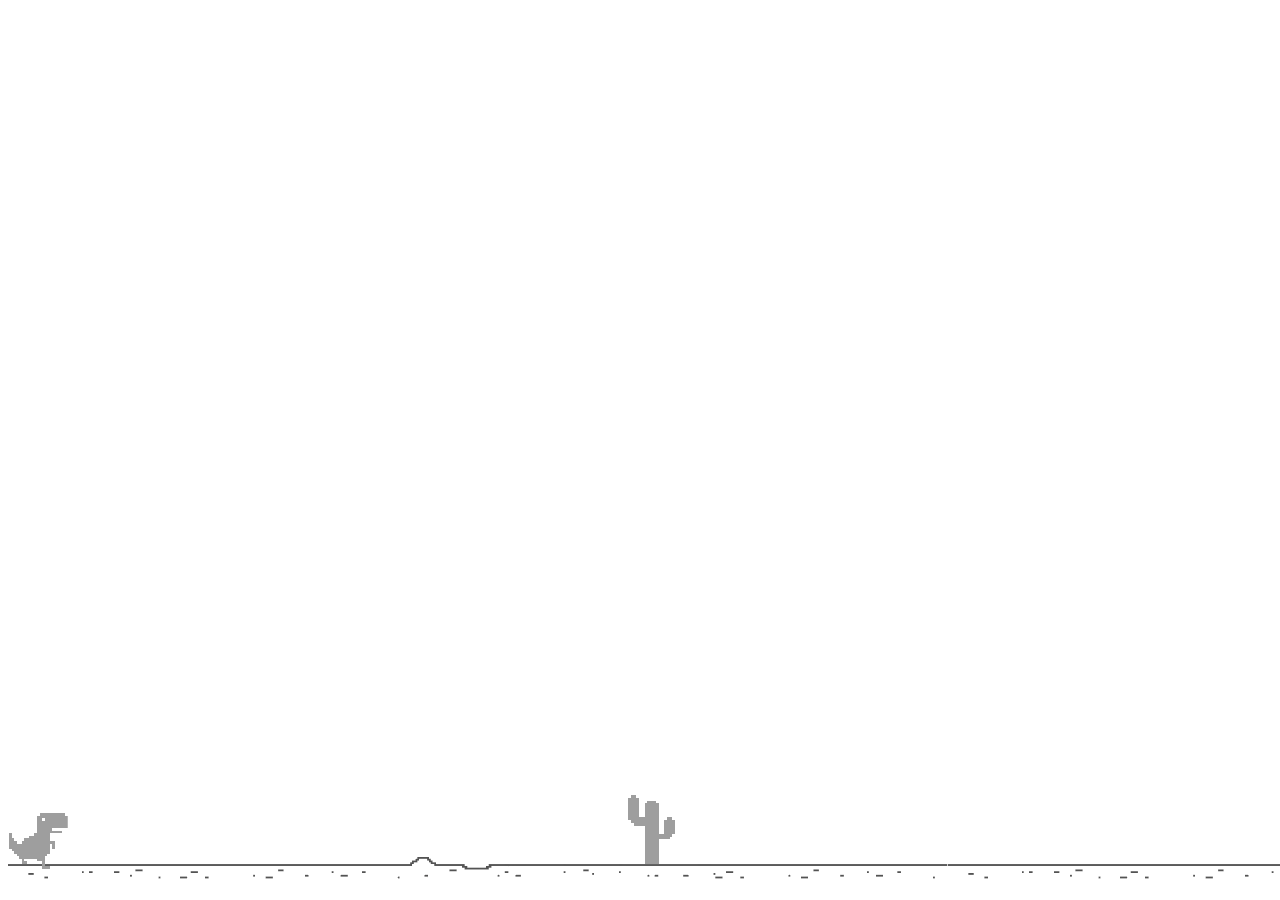
<file: JavaS/Rexo/index.html>
<!DOCTYPE html>
<html lang="en">
<head>
    <meta charset="UTF-8">
    <meta name="viewport" content="width=device-width, initial-scale=1.0">
    <link rel="stylesheet" href="style_rex.css">
    <title>Rexík</title>
</head>
<body>
    <div id="sahara">
        <h2 id="alert"></h2>
        <div class="grid">
            <div class="dino"></div>
        </div>
    </div>

    <script src="script.js"></script>
</body>
</html>
</file>
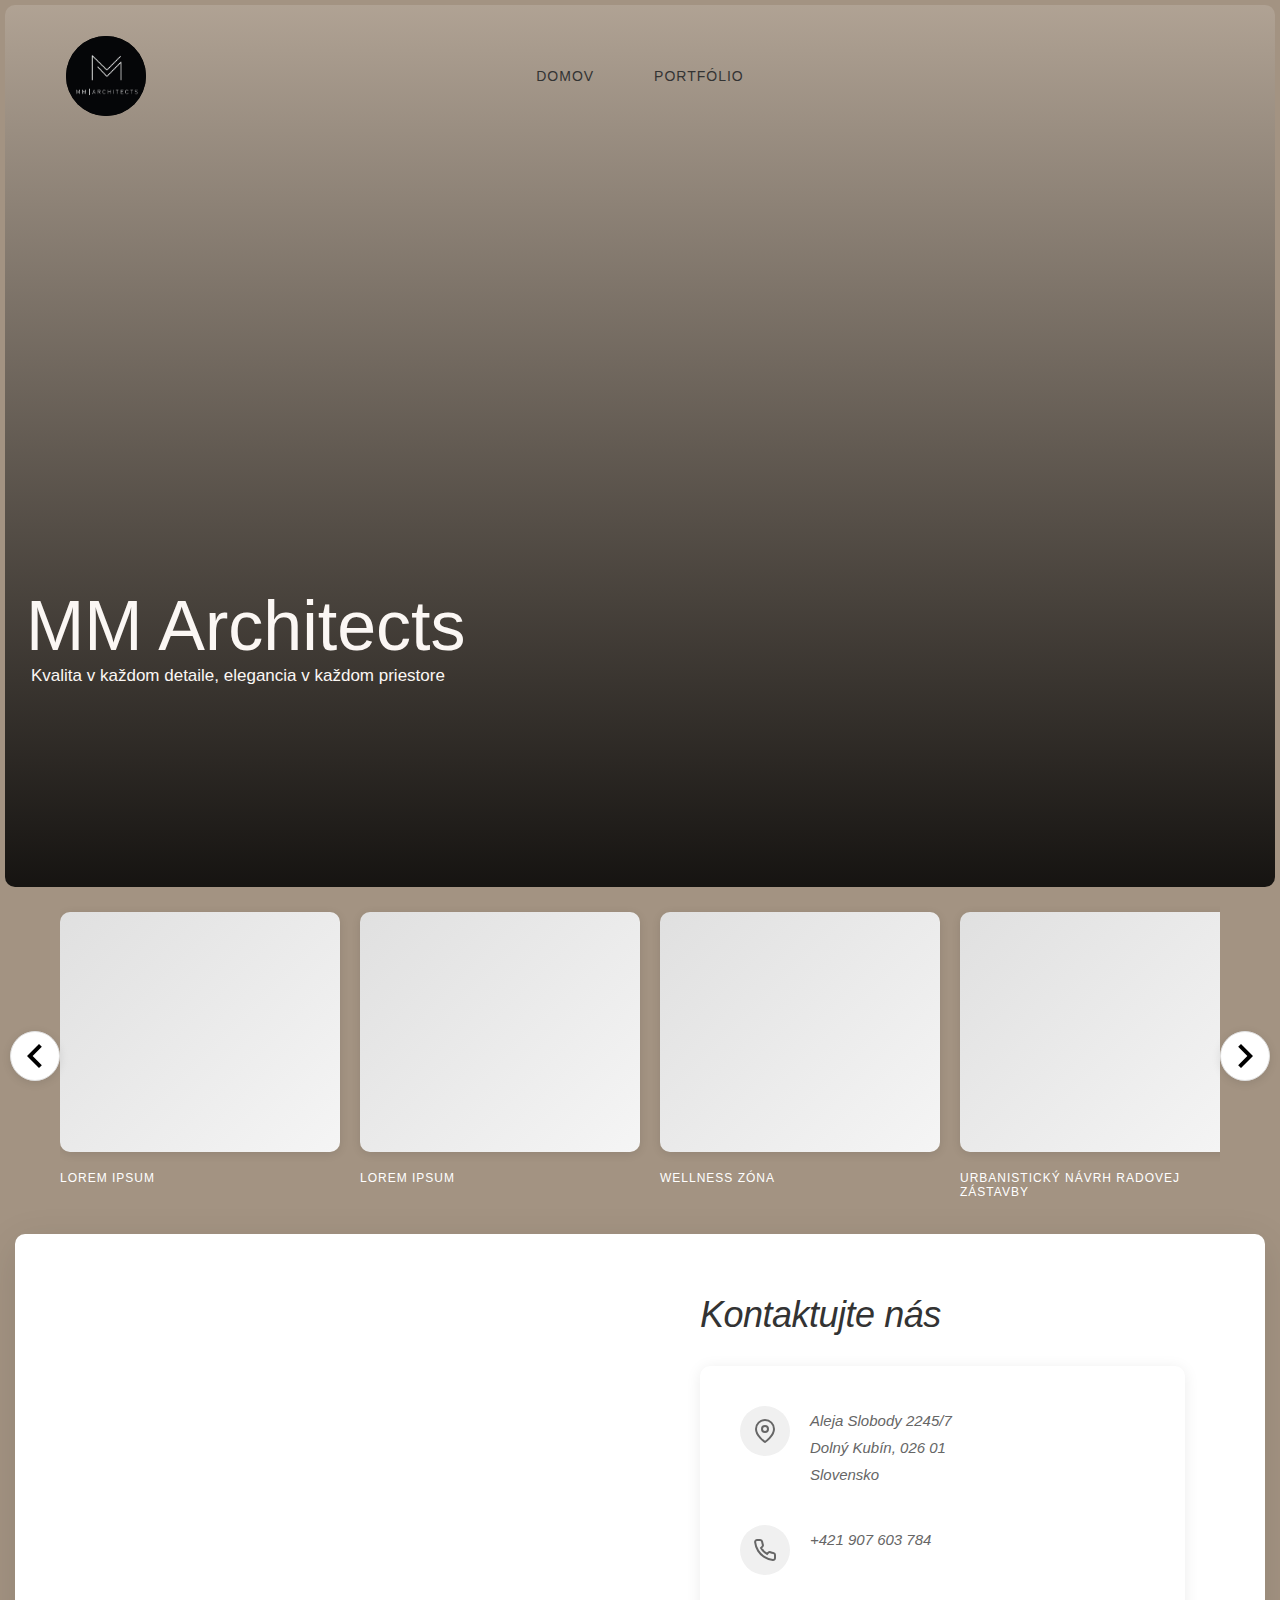
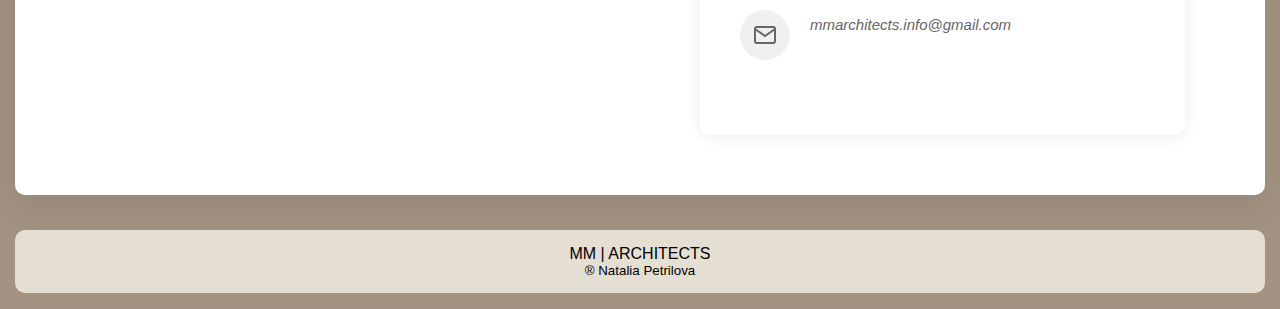
<file: Web/MM_layout/index.html>
<!DOCTYPE html>
<html lang="en">
<head>
    <meta charset="UTF-8">
    <meta name="viewport" content="width=device-width, initial-scale=1.0">
    <title>MM Architects</title>
    <link rel="stylesheet" href="style.css">

    <link rel="preconnect" href="https://fonts.googleapis.com">
    <link rel="preconnect" href="https://fonts.gstatic.com" crossorigin>
    <link href="https://fonts.googleapis.com/css2?family=Montserrat:ital,wght@0,100..900;1,100..900&display=swap" rel="stylesheet">

    <link rel="preconnect" href="https://fonts.googleapis.com">
    <link rel="preconnect" href="https://fonts.gstatic.com" crossorigin>
    <link href="https://fonts.googleapis.com/css2?family=Cormorant+Garamond:ital,wght@0,300..700;1,300..700&display=swap" rel="stylesheet">
</head>

<body>
    <header class="headerbck">
        <nav>
            <div class="logoBoxik">
                <img src="./assets/logoincircle.jpg" alt="Logo" id="logoImg">
            </div>

            <div class="hamburger" onclick="toggleMenu()">
                <span></span>
                <span></span>
                <span></span>
            </div>

            <ul class="NavMenu" id="navMenu">
                <li><a href="#domov">Domov</a></li>
                <li><a href="./portfolio.html">Portfólio</a></li>
                <!-- <li><a href="#kontakt">Kontakt</a></li> -->
            </ul>

            <div class="socialIcons">
                <a href="https://facebook.com" target="_blank" aria-label="Facebook">
                    <img src="./assets/fb.png" alt="" width="28px" height="28px">
                </a>
                <a href="https://instagram.com" target="_blank" aria-label="Instagram">
                    <img src="./assets/insta.png" alt="" width="28px" height="28px">
                </a>
            </div>
        </nav>


        <h1 id="h1header">MM Architects</h1>
        <p class="slogan">Kvalita v každom detaile, elegancia v každom priestore</p>
    </header>

    <main>
        <section class="galleryProjekty">

            <button class="navButton prev" id="prevBtn">
                <svg viewBox="0 0 24 24">
                    <path d="M15.41 7.41L14 6l-6 6 6 6 1.41-1.41L10.83 12z"/>
                </svg>
            </button>

            <div class="galleryProjects" id="Gprojects">
                <div class="galleryList" id="Glist">
                    <div class="galleryItem">
                        <a href="./portfolio.html">
                            <img src="./assets/gallery/makov1.jpg" alt="" class="galleryImg">
                        </a>
                        <div class="galleryCaption">Lorem Ipsum</div>
                    </div>
                    <div class="galleryItem">
                        <a href="./portfolio.html">
                            <img src="./assets/gallery/bungalov.jpg" alt="" class="galleryImg">
                        </a>
                        
                        <div class="galleryCaption">Lorem Ipsum</div>
                    </div>
                    <div class="galleryItem">
                        <a href="./portfolio.html">
                            <img src="./assets/gallery/pool3.jpg" alt="" class="galleryImg">
                        </a>
                        
                        <div class="galleryCaption">Wellness zóna</div>
                    </div>
                    <div class="galleryItem">
                        <a href="./portfolio.html">
                            <img src="./assets/gallery/radovka4.jpg" alt="" class="galleryImg">
                        </a>
                        
                        <div class="galleryCaption">Urbanistický návrh radovej zástavby</div>
                    </div>
                    <div class="galleryItem">
                        <a href="./portfolio.html">
                            <img src="./assets/gallery/interier5.jpg" alt="" class="galleryImg">
                        </a>
                        <div class="galleryCaption">Apartmány vo Vysokých Tatrách</div>
                    </div>
                    <div class="galleryItem">
                        <a href="./portfolio.html">
                            <img src="./assets/gallery/hillside6.jpg" alt="" class="galleryImg">
                        </a>
                        <div class="galleryCaption">Interiérový návrh v apartmánovom dome Hillside </div>
                    </div>
                    <div class="galleryItem">
                        <a href="./portfolio.html">
                            <img src="./assets/gallery/ordinacia7.jpg" alt="" class="galleryImg">
                        </a>
                        <div class="galleryCaption">Interiérový návrh ambulancie</div>
                    </div>
                    <div class="galleryItem">
                        <a href="./portfolio.html">
                            <img src="./assets/div.jpg" alt="" class="galleryImg">
                        </a>
                        <div class="galleryCaption">Zasadacia miestnosť nemocnice v Dolnom Kubíne</div>
                    </div>
                </div>
            </div>

            <button class="navButton next" id="nextBtn">
                <svg viewBox="0 0 24 24">
                    <path d="M10 6L8.59 7.41 13.17 12l-4.58 4.59L10 18l6-6z"/>
                </svg>
            </button>

        </section>

        <section class="mapkaGrid" id="kontakt">
            <div class="mapka">
                <iframe src="https://www.google.com/maps/embed?pb=!1m18!1m12!1m3!1d2606.131737012362!2d19.294775676022034!3d49.21702867540175!2m3!1f0!2f0!3f0!3m2!1i1024!2i768!4f13.1!3m3!1m2!1s0x4715b1d784b560fb%3A0xe50c82410fec0b57!2s7%2C%20Aleja%20Slobody%202245%2F7B%2C%20026%2001%20Doln%C3%BD%20Kub%C3%ADn!5e0!3m2!1ssk!2ssk!4v1763407810366!5m2!1ssk!2ssk" 
                width="600" height="450" style="border-radius: 15px; border: none; width: 100%;" allowfullscreen="" loading="lazy" referrerpolicy="no-referrer-when-downgrade"></iframe>
            </div>
          
            <address class="addressDiv">
                <h1 class="addH1">Kontaktujte nás</h1>
                
                <div class="contactInfo">
                    <div class="contactItem">
                        <div class="icon">
                            <svg viewBox="0 0 24 24">
                                <path d="M21 10c0 7-9 13-9 13s-9-6-9-13a9 9 0 0 1 18 0z"></path>
                                <circle cx="12" cy="10" r="3"></circle>
                            </svg>
                        </div>
                        <div class="contactDetails">
                            <p>Aleja Slobody 2245/7</p>
                            <p>Dolný Kubín, 026 01</p>
                            <p>Slovensko</p>
                        </div>
                    </div>

                    <div class="contactItem">
                        <div class="icon">
                            <svg viewBox="0 0 24 24">
                                <path d="M22 16.92v3a2 2 0 0 1-2.18 2 19.79 19.79 0 0 1-8.63-3.07 19.5 19.5 0 0 1-6-6 19.79 19.79 0 0 1-3.07-8.67A2 2 0 0 1 4.11 2h3a2 2 0 0 1 2 1.72 12.84 12.84 0 0 0 .7 2.81 2 2 0 0 1-.45 2.11L8.09 9.91a16 16 0 0 0 6 6l1.27-1.27a2 2 0 0 1 2.11-.45 12.84 12.84 0 0 0 2.81.7A2 2 0 0 1 22 16.92z"></path>
                            </svg>
                        </div>
                        <div class="contactDetails">
                            <p>+421 907 603 784</p>
                        </div>
                    </div>

                    <div class="contactItem">
                        <div class="icon">
                            <svg viewBox="0 0 24 24">
                                <path d="M4 4h16c1.1 0 2 .9 2 2v12c0 1.1-.9 2-2 2H4c-1.1 0-2-.9-2-2V6c0-1.1.9-2 2-2z"></path>
                                <polyline points="22,6 12,13 2,6"></polyline>
                            </svg>
                        </div>
                        <div class="contactDetails">
                            <p>mmarchitects.info@gmail.com</p>
                        </div>
                    </div>
                </div>
            </address>
        </section>
    </main>

    <footer class="pata">
        <p>MM | ARCHITECTS </p>
        <p style="font-size: smaller;">&#174; Natalia Petrilova</p>
    </footer>

    <script src="script.js"></script>
</body>
</html>
</file>
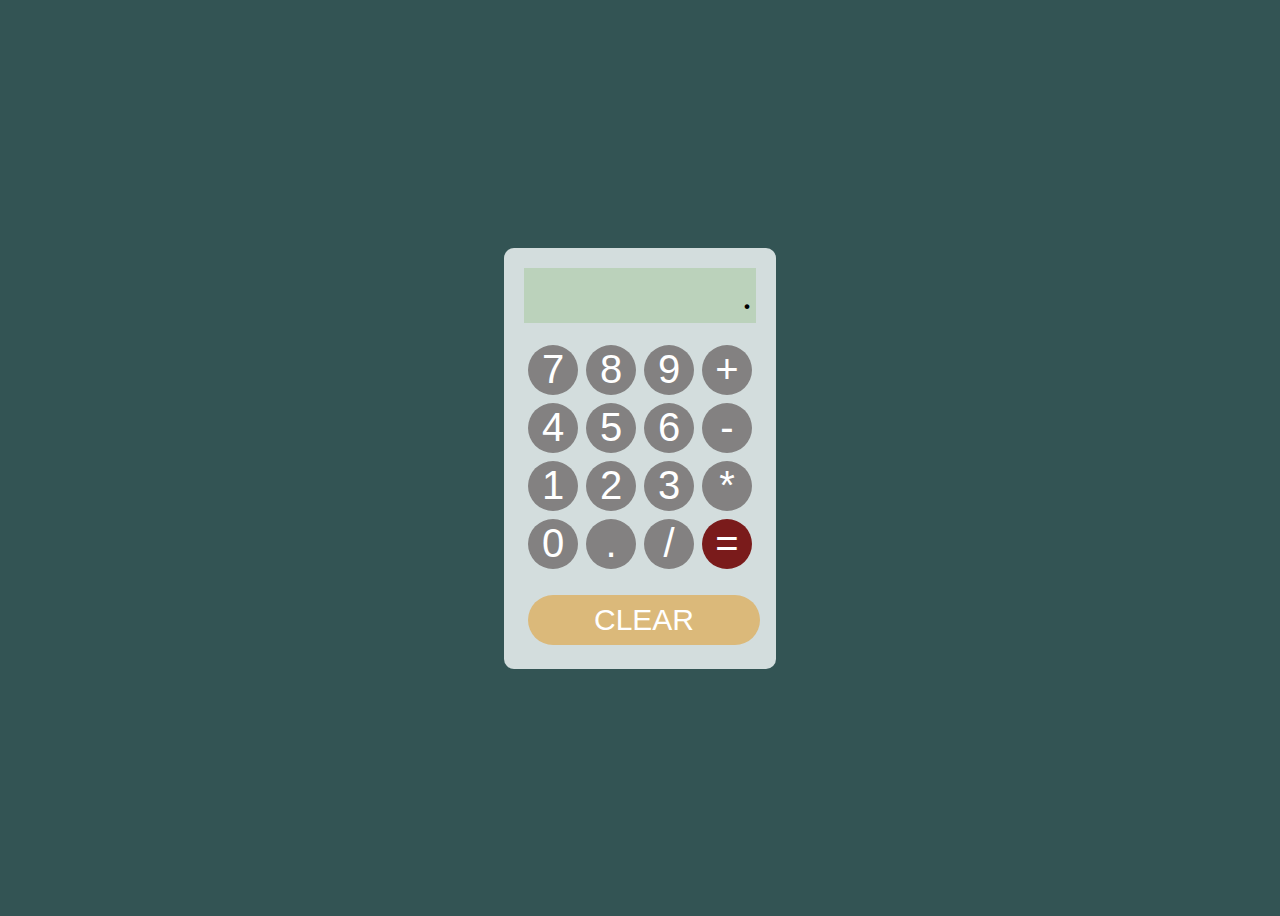
<file: JavaS/MatematikaMojaMilovana/calc.html>
<!DOCTYPE html>
<html lang="en">
<head>
    <meta charset="UTF-8">
    <meta name="viewport" content="width=device-width, initial-scale=1.0">
    <title>Math</title>
    <link rel="stylesheet" href="style.css">
</head>
<body>
    <div class="calc">
        <div class="obrazovka">.</div>
        <br>
        <div class="butoniky">
            <!-- ako tabulka -->
             <button>7</button>
             <button>8</button>
             <button>9</button>
             <button>+</button>

             <button>4</button>
             <button>5</button>
             <button>6</button>
             <button>-</button>

             <button>1</button>
             <button>2</button>
             <button>3</button>
             <button>*</button>

             <button>0</button>
             <button>.</button>
             <button>/</button>
             <button id="rovnaSa">=</button>
        </div>
        <br>
        <button id="clear">CLEAR</button>
    </div>

    <script src="script.js"></script>
</body>
</html>
</file>
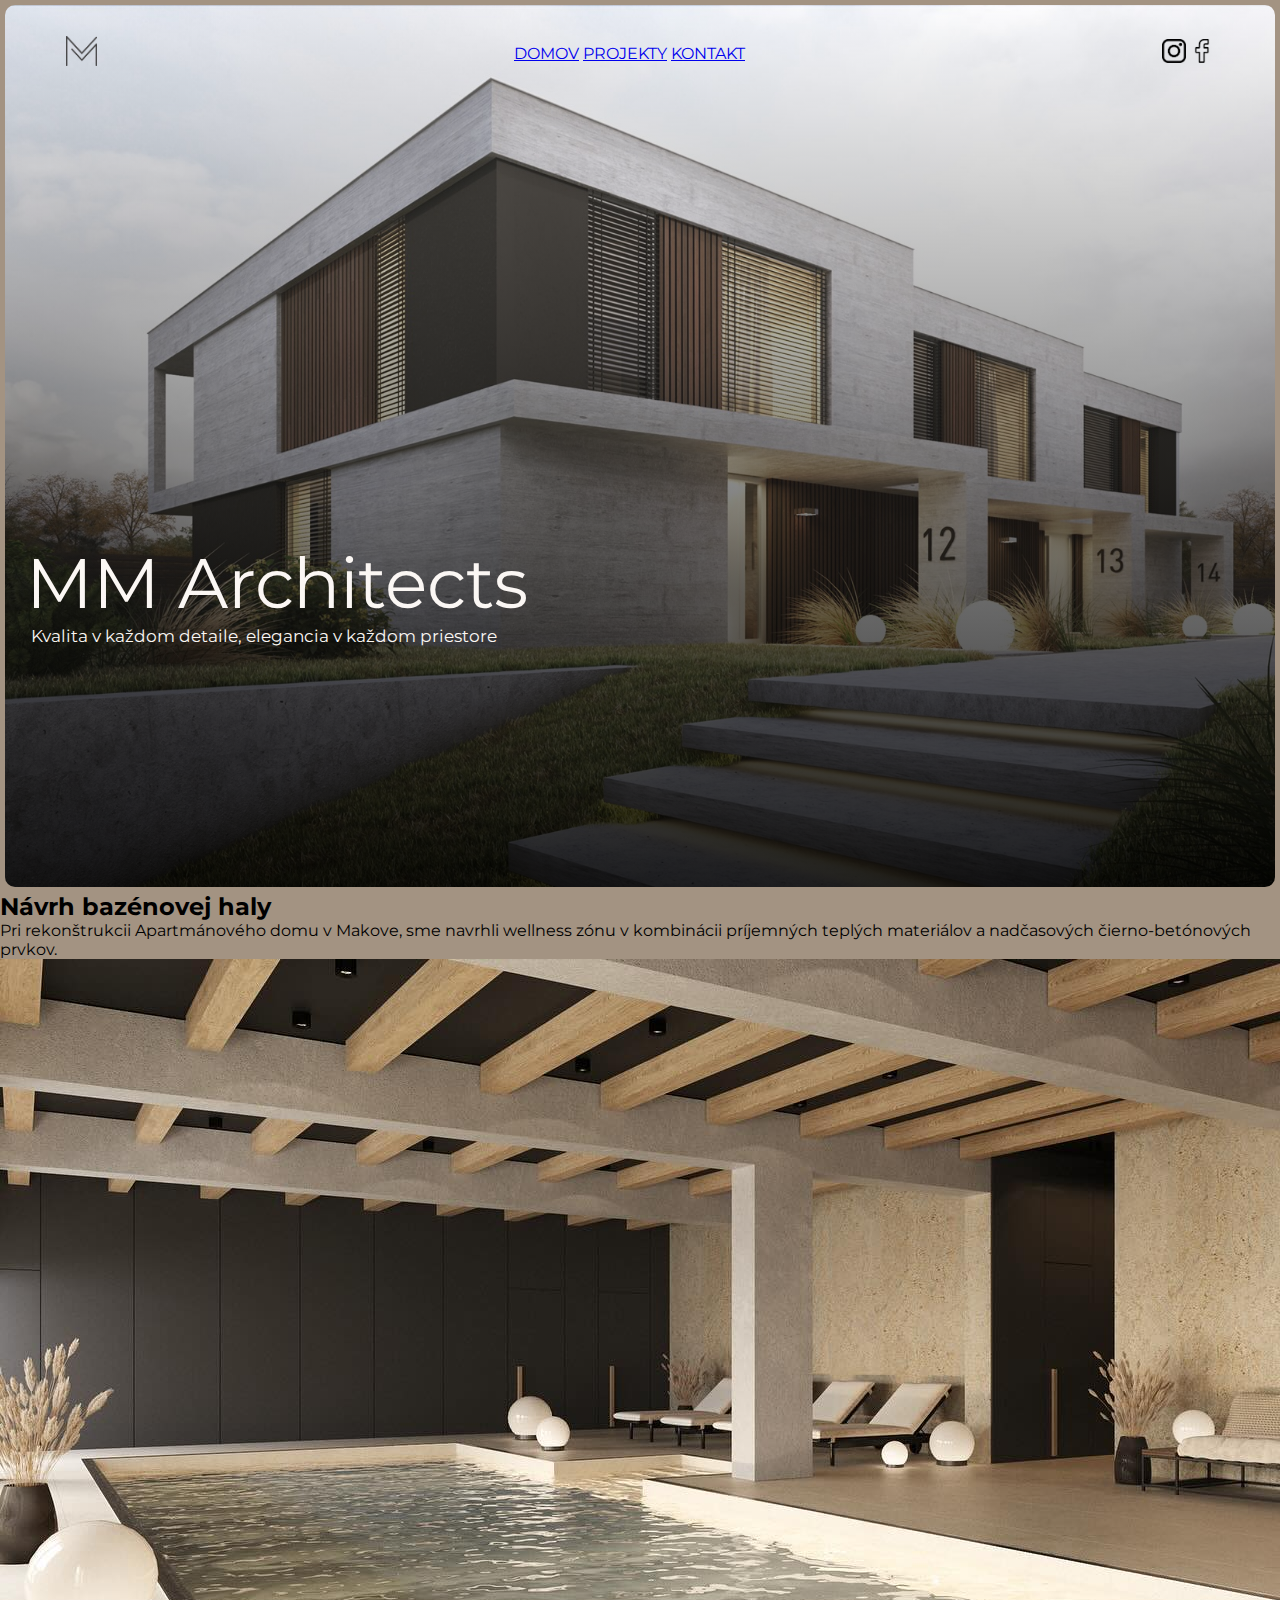
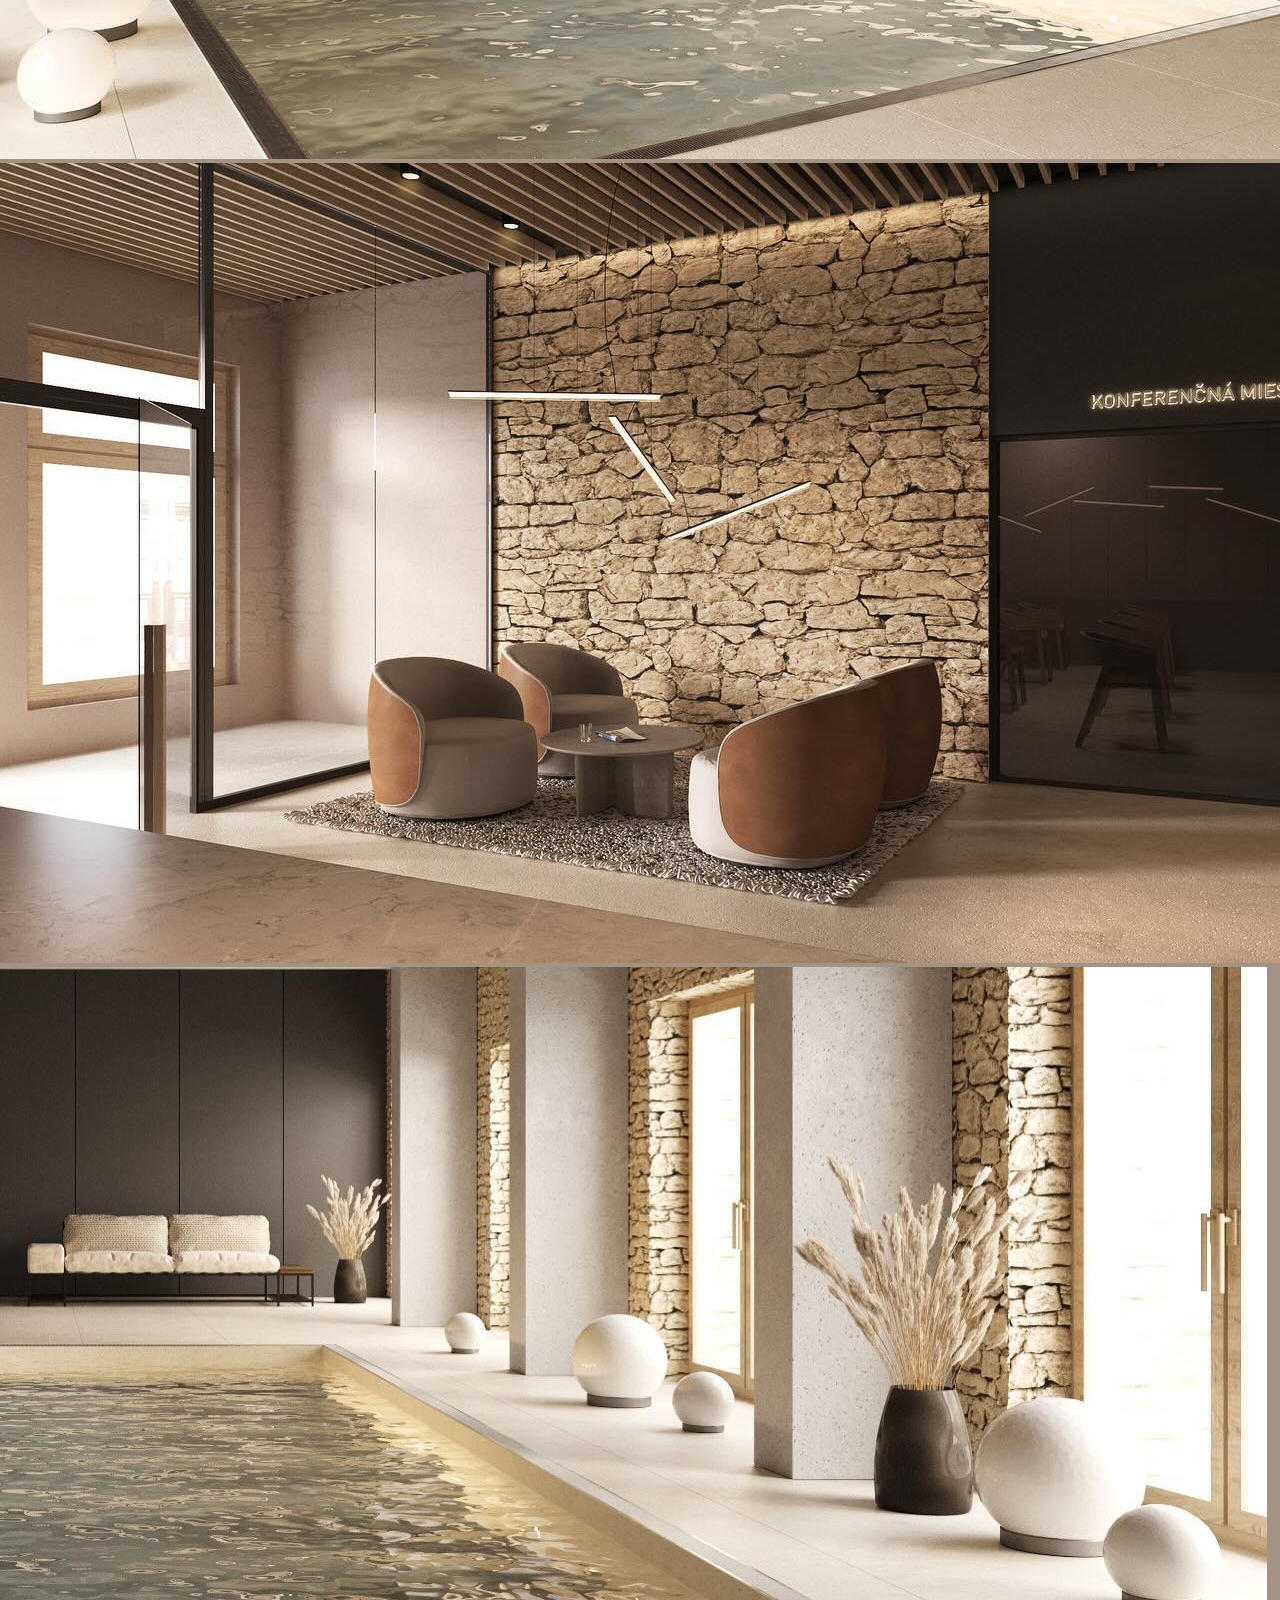
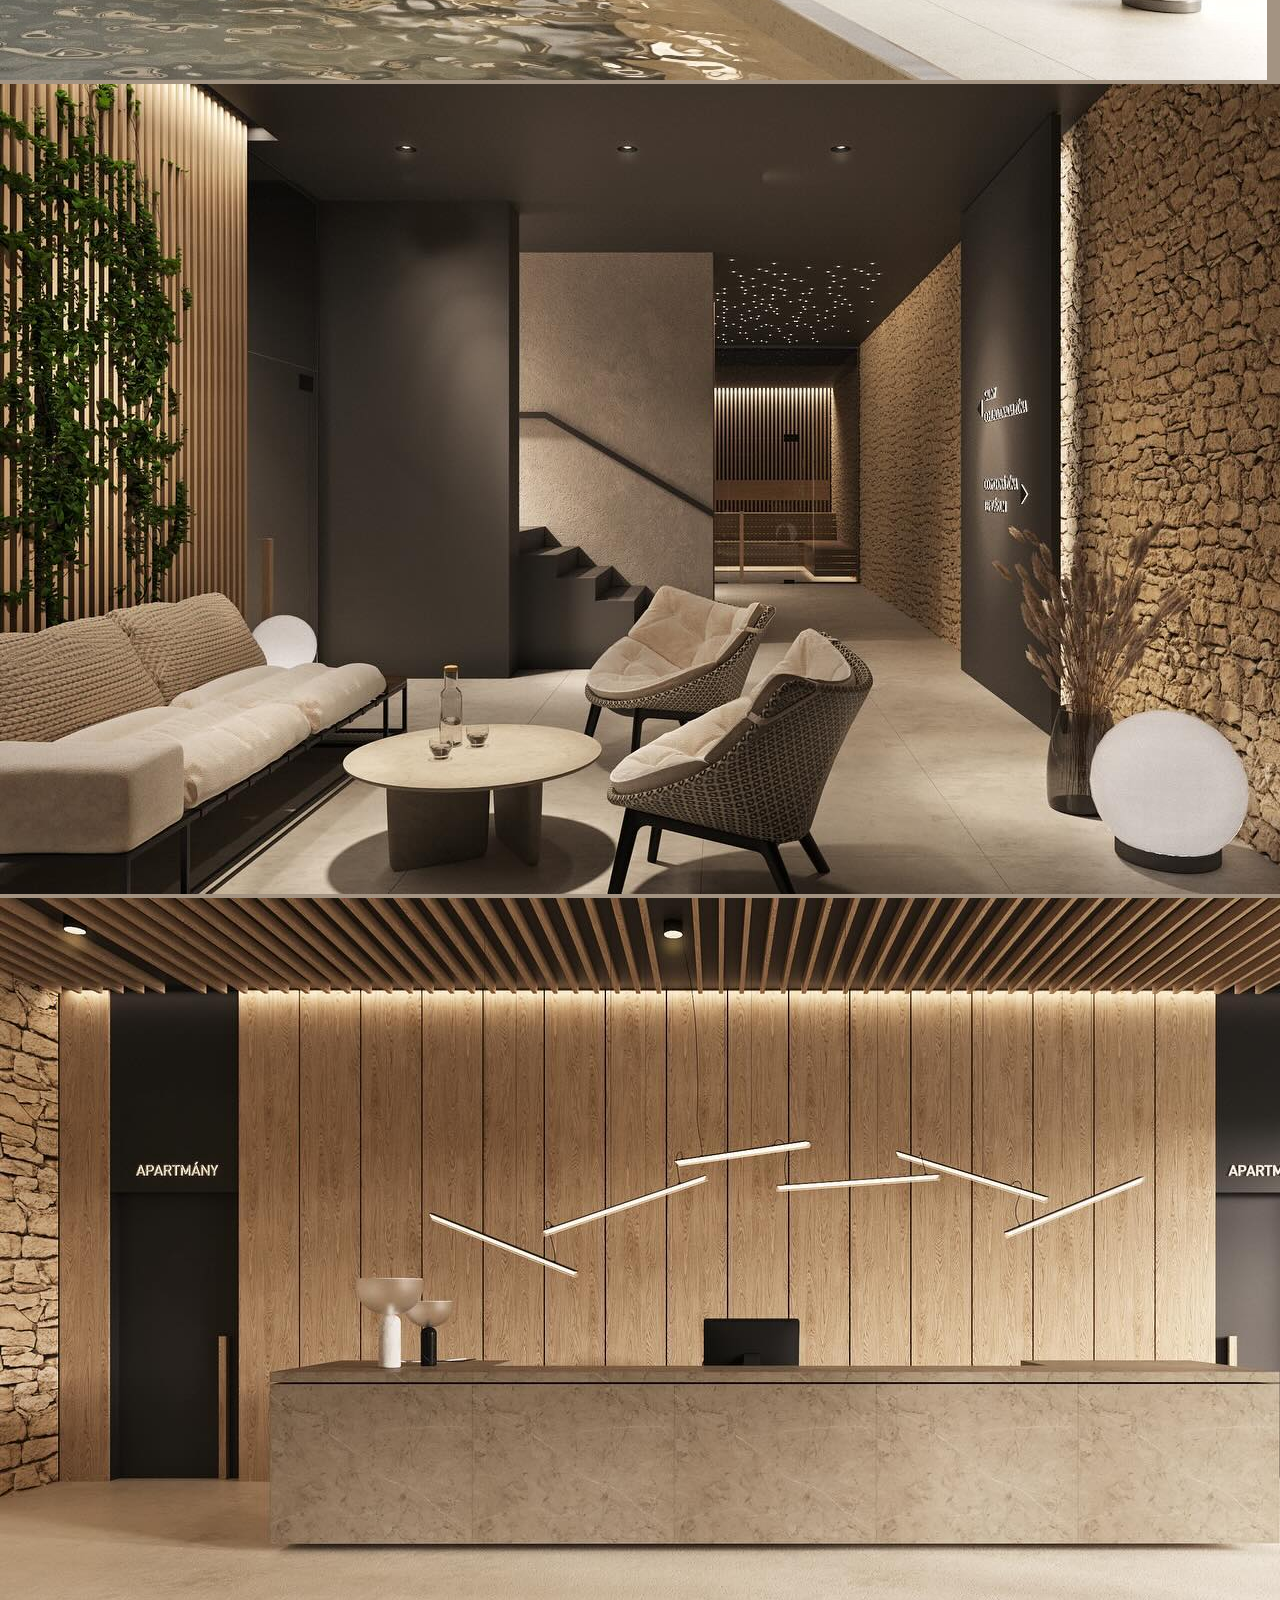
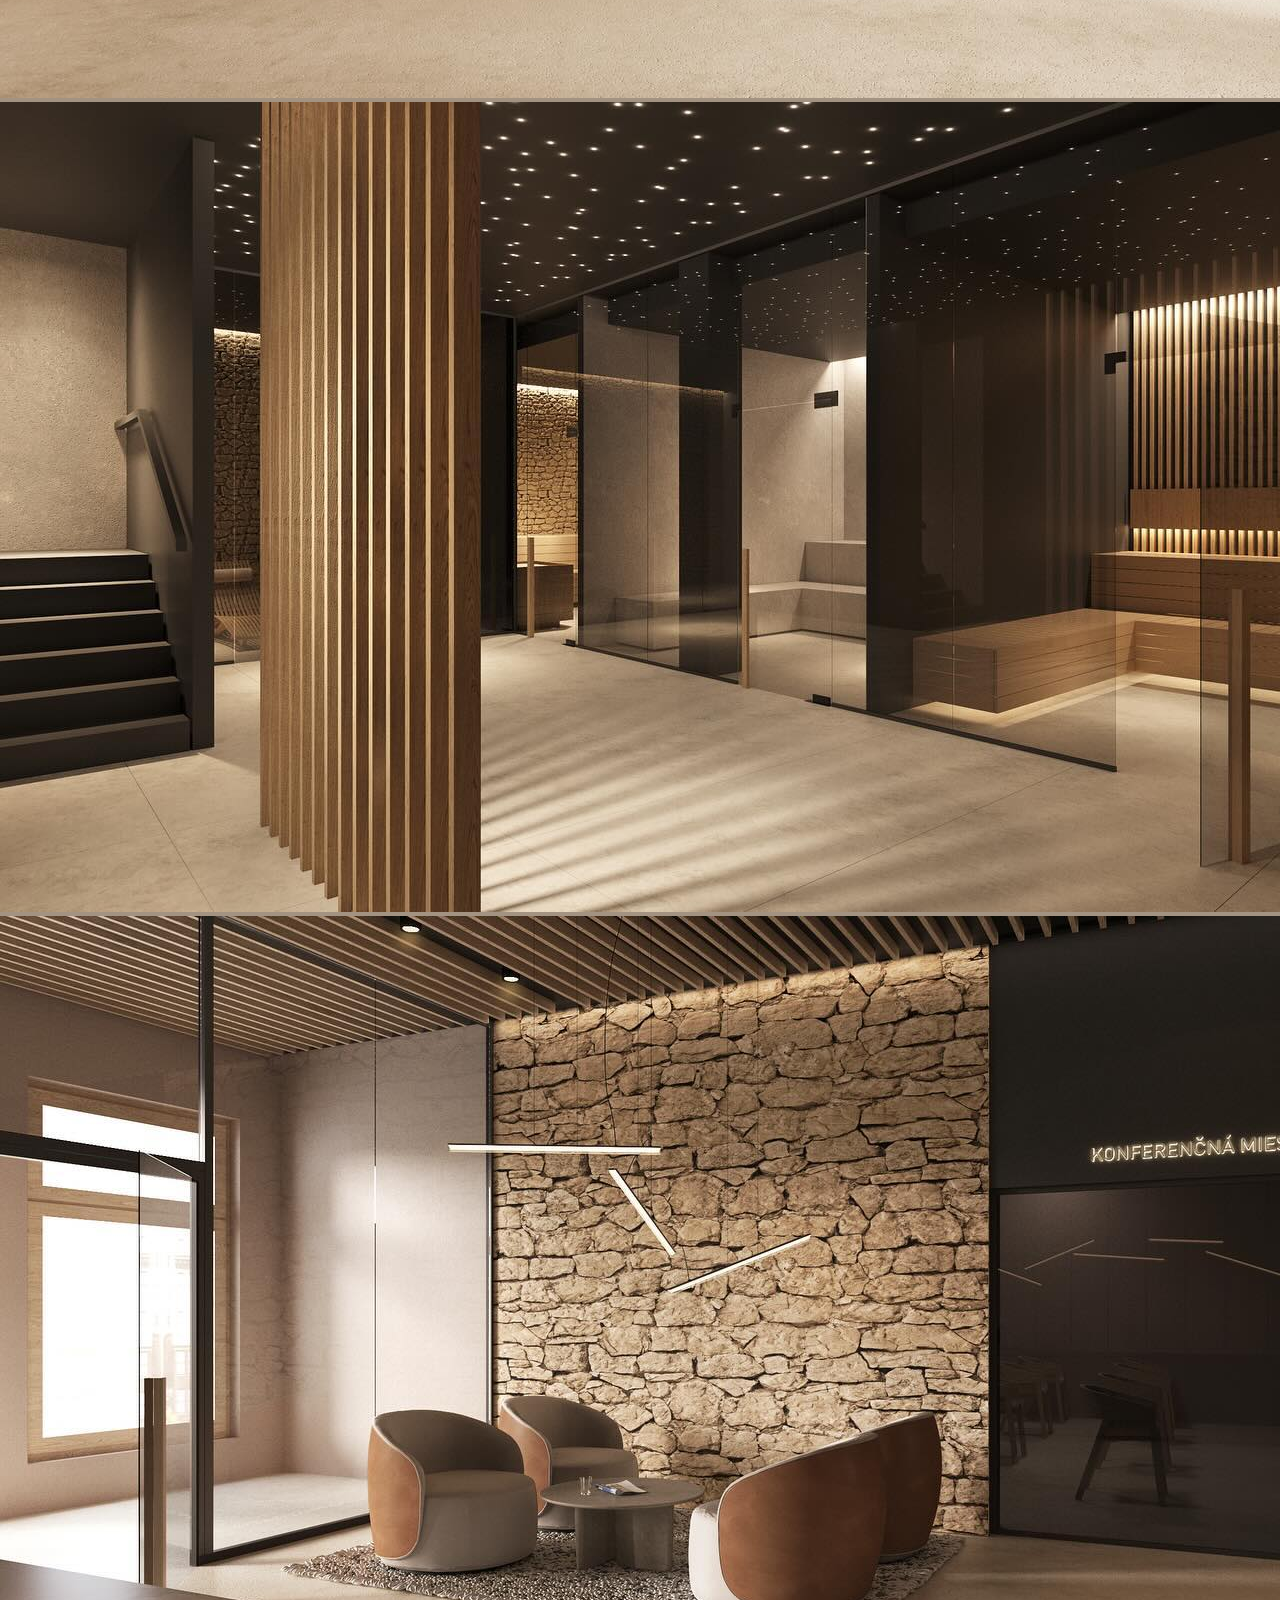
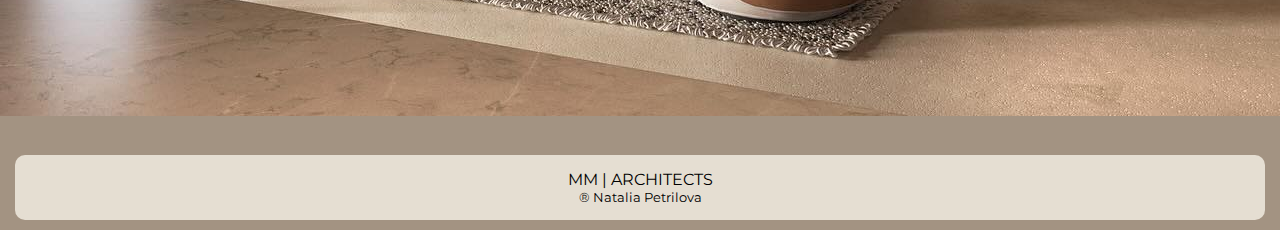
<file: Web/MM_layout/projekty.html>
<!DOCTYPE html>
<html lang="en">
<head>
    <meta charset="UTF-8">
    <meta name="viewport" content="width=device-width, initial-scale=1.0">
    <title>MM Architects</title>
    <link rel="stylesheet" href="style.css">

    <link rel="preconnect" href="https://fonts.googleapis.com">
    <link rel="preconnect" href="https://fonts.gstatic.com" crossorigin>
    <link href="https://fonts.googleapis.com/css2?family=Montserrat:ital,wght@0,100..900;1,100..900&display=swap" rel="stylesheet">

    <link rel="preconnect" href="https://fonts.googleapis.com">
    <link rel="preconnect" href="https://fonts.gstatic.com" crossorigin>
    <link href="https://fonts.googleapis.com/css2?family=Cormorant+Garamond:ital,wght@0,300..700;1,300..700&display=swap" rel="stylesheet">
</head>
<body>
    <header class="headerbck">
        <nav class="navbar">
            <div class="logo-area">
                <div class="logo">
                    <a href="#" id=""><img src="./assets/lenlogo.png" alt="MM logo" width="31px" height="30px"/></a>
                </div>
            </div>

            <div class="nav-links">
                <a href="index.html">DOMOV</a>
                <a href="#">PROJEKTY</a>
                <a href="kontakty.html">KONTAKT</a>
            </div>

            <div class="media-links">
                <a href="https://www.instagram.com/mm_architects_/" target="_blank"><img src="./assets/insta.png" alt="MM logo" width="24px" height="24px"/></a>
                <a href="https://www.facebook.com/MMarchitectsDesign/photos?locale=sk_SK" target="_blank"><img src="./assets/fb.png" alt="MM logo" width="24px" height="24px"/></a>
            </div>
        </nav>

        <h1 id="h1header">MM Architects</h1>
        <p class="slogan">Kvalita v každom detaile, elegancia v každom priestore</p>
    </header>
    
    
    <section class="o-projekte" id="wrapper">

            <section id="c2" class="projekt-p">
                <h2>Návrh bazénovej haly</h2>
                <p> Pri rekonštrukcii Apartmánového domu v Makove, sme navrhli wellness zónu v kombinácii príjemných teplých materiálov a nadčasových čierno-betónových prvkov.</p>
            </section>
            
            
            <img class="projekt-d" src="./assets/pool/pool1.jpg" alt="projektovy dom">
           
            <img class="div2" src="./assets/pool/lobby.jpg" alt="">
            <img class="div3" src="./assets/pool/pool.jpg" alt="">
            <img class="div4" src="./assets/pool/chill.jpg" alt="">
            <img class="div5" src="./assets/pool/recepcia.jpg" alt="">
            <img class="div6" src="./assets/pool/sauny.jpg" alt="">
            <img class="div7" src="./assets/pool/lobby.jpg" alt="">
            
        
    </section> 
    

   

    <footer class="pata">
        <p>MM | ARCHITECTS </p>
        <p style="font-size: smaller;">&#174; Natalia Petrilova</p>
    </footer>

    <script src="script.js"></script>
</body>
</html>
</file>
<file: JavaS/Rexo/style_rex.css>
@keyframes movingleft{
    from{
        background-position: 7000%;
    }
    to{
        background-position: 0%;
    }
}


#sahara{
    position: absolute;
    background-image: url("./assets/ground.png");
    height: 72px;
    width: 100%;
    animation: movingleft 600s infinite linear;
    bottom: 0;
}

.dino{
    background-image: url("./assets/dino60.png");
    height: 58px;
    width: 60px;  
    position: absolute;
    bottom: 30px;
}

.prekazky{
    background-image: url("./assets/cactus2v.png");
    width: 48px;
    height: 70px;
    position: absolute;
    bottom: 35px;
}

h2{
    margin: 0;
    padding: 0;
}
</file>
<file: Web/MM_layout/style.css>
* {
    margin: 0px;
    padding: 0px;
    box-sizing: border-box;
}

body {
    scroll-behavior: smooth;
    font-family: "Montserrat", sans-serif;
    font-optical-sizing: auto;
    font-weight: 400;
    font-style: normal;
    background-color: #A39382;
}


nav {
    /* background-color: #f0ebe5; */
    padding: 20px 50px;
    display: flex;
    align-items: center;
    justify-content: space-between;
    position: relative;
    /* border-radius: 15px; */
    margin: 10px;
}

.logoBoxik{
    width: 80px;
    height: 80px;
    border-radius: 50%;
    overflow: hidden;
    background-color: #000;
    display: flex;
    align-items: center;
    justify-content: center;
    cursor: pointer;
    transition: transform 0.3s ease;
}
.logoBoxik:hover {
    transform: scale(1.05);
}

.logoBoxik img {
    width: 100%;
    height: 100%;
    object-fit: cover;
}

.NavMenu{
    display: flex;
    gap: 60px;
    list-style: none;
    position: absolute;
    left: 50%;
    transform: translateX(-50%);
}

.NavMenu li a {
    text-decoration: none;
    color: #333;
    font-size: 14px;
    letter-spacing: 1px;
    text-transform: uppercase;
    font-weight: 400;
    transition: color 0.3s ease;
    position: relative;
}
.NavMenu li a::after {
    content: '';
    position: absolute;
    width: 0;
    height: 1px;
    bottom: -5px;
    left: 50%;
    transform: translateX(-50%);
    background-color: #333;
    transition: width 0.3s ease;
}

.NavMenu li a:hover {
    color: #000;
}

.NavMenu li a:hover::after {
    width: 100%;
}

.socialIcons {
    display: flex;
    gap: 25px;
    align-items: center;
}

.socialIcons a {
    color: #333;
    font-size: 28px;
    transition: all 0.3s ease;
    display: flex;
    align-items: center;
    justify-content: center;
}

.socialIcons a:hover {
    color: #000;
    transform: scale(1.1);
}



/* burger */
.hamburger {
    display: none;
    flex-direction: column;
    gap: 5px;
    cursor: pointer;
    z-index: 1000;
}

.hamburger span {
    width: 25px;
    height: 2px;
    background-color: #333;
    transition: all 0.3s ease;
}

.headerbck{
    background-image: linear-gradient(rgba(255, 255, 255, 0.142), rgba(0, 0, 0, 0.865)), url('./assets/header1.jpg');
    background-size: cover;
    border-radius: 10px;
    height: 98vh;
    margin: 5px;
    padding: 1px;
    object-fit: scale-down;
}

#h1header{
    font-weight: 400;
    font-size: 70px;
    color: #fbf7f4;
    margin: 50vh 0 0 20px;
    padding: 0;
}
.slogan{
    font-weight: 400;
    font-size: 17px;
    color: #fbf7f4;
    margin-left: 25px;
}

/* jednotlive projekty - gallery */

.galleryProjekty {
    max-width: 100%;
    margin: 0 auto;
    position: relative;
    padding: 0 60px;
}

.galleryProjects {
    overflow-x: hidden;
    overflow-y: hidden;
    position: relative;
}
.galleryList {
    display: flex;
    gap: 20px;
    transition: transform 0.5s ease;
    padding: 20px 0;
}

.galleryItem {
    flex: 0 0 280px;
    display: flex;
    flex-direction: column;
    gap: 15px;
}

.galleryImg {
    width: 100%;
    height: 240px;
    background: linear-gradient(135deg, #e0e0e0 0%, #f5f5f5 100%);
    position: relative;
    overflow: hidden;
    object-fit: cover;
    border-radius: 10px;
    box-shadow: 0 2px 10px rgba(0,0,0,0.1);
    transition: transform 0.3s ease, box-shadow 0.3s ease;
}
.galleryImg:hover {
    transform: translateY(-5px);
    box-shadow: 0 5px 20px rgba(0,0,0,0.15);
}

.galleryCaption {
    padding: 0;
    text-align: left;
    font-size: 12px;
    color: #fff;
    letter-spacing: 1px;
    text-transform: uppercase;
    background: transparent;
}

/* navigacne btn */
.navButton {
    position: absolute;
    top: 50%;
    transform: translateY(-50%);
    width: 50px;
    height: 50px;
    background: #fff;
    border: 1px solid #e0e0e0;
    border-radius: 50%;
    cursor: pointer;
    display: flex;
    align-items: center;
    justify-content: center;
    z-index: 10;
    transition: all 0.3s ease;
    box-shadow: 0 2px 10px rgba(0,0,0,0.1);
}

.navButton:hover {
    background: #f5f5f5;
    box-shadow: 0 4px 15px rgba(0,0,0,0.15);
    transform: translateY(-50%) scale(1.05);
}

.navButton:active {
    transform: translateY(-50%) scale(0.95);
}

.navButton.disabled {
    opacity: 0.3;
    cursor: not-allowed;
    pointer-events: none;
}

.navButton.prev {
    left: 10px;
}
.navButton.next {
    right: 10px;
}
.nav-button svg {
    width: 20px;
    height: 20px;
    fill: #333;
}

/* pata stranky */
.pata{
    background-color: #E5DED2;
    margin: 35px 15px 10px 15px;
    padding: 15px;
    border-radius: 10px;
    text-align: center;
}

/* cast kontakty */
.mapkaGrid{
    display: grid;
    grid-template-columns: 1fr 1fr;
    gap: 0;
    background: white;
    padding: 20px;
    box-shadow: 0 10px 40px rgba(0,0,0,0.1);
    border-radius: 10px;
    overflow: hidden;
    margin: 15px;
}

.mapka{
    position: relative;
    margin-top: auto;
    margin-bottom: auto;
    border-radius: 10px;
     -webkit-filter: grayscale(100%);
       -moz-filter: grayscale(100%);
        -ms-filter: grayscale(100%);
         -o-filter: grayscale(100%);
            filter: grayscale(100%);    
}

.addressDiv{
    padding: 40px 60px;
    display: flex;
    flex-direction: column;
    justify-content: center;
}
.addH1{
    font-size: 36px;
    color: #333;
    margin-bottom: 30px;
    font-weight: 300;
    letter-spacing: -0.5px;
}
.contactInfo {
    background: white;
    padding: 40px;
    border-radius: 10px;
    box-shadow: 0 2px 15px rgba(0,0,0,0.08);
}

.contactItem {
    display: flex;
    align-items: flex-start;
    margin-bottom: 35px; 
}

.icon {
    width: 50px;
    height: 50px;
    background: #f0f0f0;
    border-radius: 50%;
    display: flex;
    align-items: center;
    justify-content: center;
    margin-right: 20px;
    flex-shrink: 0;
}

.icon svg {
    width: 24px;
    height: 24px;
    stroke: #666;
    fill: none;
    stroke-width: 2;
}

.contactDetails {
    flex: 1;
}

.contactDetails p {
    color: #666;
    font-size: 15px;
    line-height: 1.6;
    margin: 3px 0;
}

.contactDetails a {
    color: #666;
    text-decoration: none;
    transition: color 0.3s;
}

.contactDetails a:hover {
    color: #2196F3;
}



.clickable {
    cursor: pointer;
    transition: all 0.3s ease;
}

.clickable:hover {
    transform: scale(1.05);
    box-shadow: 0 5px 15px rgba(0, 0, 0, 0.2);
}

/* Tablet  */
@media (max-width: 968px) {
    nav {
        padding: 20px 30px;
    }

    .hamburger {
        display: flex;
    }

    .NavMenu {
        position: fixed;
        left: -100%;
        top: 0;
        flex-direction: column;
        background-color: #f0ebe5;
        width: 100%;
        height: 100vh;
        text-align: center;
        transition: left 0.3s ease;
        padding-top: 100px;
        gap: 40px;
        z-index: 999;
        transform: none;
    }

    .NavMenu.active {
        left: 0;
    }

    .socialIcons {
        gap: 20px;
    }


    .headerbck {
        height: 80vh;
    }

    #h1header {
        font-size: 50px;
        margin: 50vh 0 0 20px;
    }

    .slogan {
        font-size: 15px;
    }

    .galleryProjekty {
        padding: 0 40px;
    }

    .galleryItem {
        flex: 0 0 240px;
    }

    .galleryImg {
        height: 200px;
    }

    .mapkaGrid {
        grid-template-columns: 1fr;
        gap: 20px;
        padding: 15px;
    }

    .mapka {
        order: 2;
    }

    .addressDiv {
        order: 1;
        padding: 30px 40px;
    }

    .addH1 {
        font-size: 32px;
    }

    .pata {
        margin: 25px 10px 10px 10px;
        padding: 12px;
    }
}


@media (max-width: 600px) {
    nav {
        padding: 15px 20px;
        margin: 5px;
    }

    .logoBoxik {
        width: 60px;
        height: 60px;
    }

    .NavMenu {
        padding-top: 80px;
        gap: 30px;
    }

    .NavMenu li a {
        font-size: 16px;
    }

    .socialIcons a img {
        width: 24px !important;
        height: 24px !important;
    }

    .headerbck {
        height: 70vh;
        margin: 3px;
    }

    #h1header {
        font-size: 36px;
        margin: 40vh 0 0 15px;
    }

    .slogan {
        font-size: 13px;
        margin-left: 18px;
    }

    .galleryProjekty {
        padding: 0 20px;
    }

    .galleryItem {
        flex: 0 0 200px;
    }

    .galleryImg {
        height: 180px;
    }

    .galleryCaption {
        font-size: 11px;
    }

    .navButton {
        width: 40px;
        height: 40px;
    }

    .navButton.prev {
        left: 5px;
    }

    .navButton.next {
        right: 5px;
    }

    .mapkaGrid {
        padding: 10px;
        margin: 10px;
    }

    .addressDiv {
        padding: 20px 20px;
    }

    .addH1 {
        font-size: 28px;
        margin-bottom: 20px;
    }

    .contactInfo {
        padding: 25px 20px;
    }

    .contactItem {
        margin-bottom: 25px;
    }

    .icon {
        width: 40px;
        height: 40px;
        margin-right: 15px;
    }

    .icon svg {
        width: 20px;
        height: 20px;
    }

    .contactDetails p {
        font-size: 14px;
    }

    .pata {
        margin: 20px 8px 8px 8px;
        padding: 10px;
        font-size: 14px;
    }

    .pata p:last-child {
        font-size: 12px !important;
    }
}

@media (max-width: 400px) {
    #h1header {
        font-size: 30px;
    }

    .slogan {
        font-size: 12px;
    }

    .galleryItem {
        flex: 0 0 180px;
    }

    .galleryImg {
        height: 160px;
    }

    .addH1 {
        font-size: 24px;
    }

    .contactDetails p {
        font-size: 13px;
    }
}

/* Portfolio*/
.contModelOne {
    display: grid;
    grid-template-columns: 1fr 1fr;
    min-height: 97vh;
    margin: 10px;
}
 .imageSection {
    background: #8a8a8a;
    position: relative;
    cursor: pointer;
    overflow: hidden;
}

.imageSection img {
    width: 100%;
    height: 100%;
    object-fit: cover;
    transition: transform 0.3s ease;
    border-bottom-left-radius: 10px;
    border-top-left-radius: 10px;
 }
.imageSection2 {
    background: #8a8a8a;
    position: relative;
    cursor: pointer;
    overflow: hidden;
}

.imageSection2 img {
    width: 100%;
    height: 100%;
    object-fit: cover;
    transition: transform 0.3s ease;
    border-bottom-right-radius: 10px;
    border-top-right-radius: 10px;
 }

.imageSection:hover img, .imageSection2:hover img {
    transform: scale(1.05);
}


.inLineNum {
    position: absolute;
    bottom: 30px;
    left: 30px;
    color: white;
    font-size: 72px;
    font-weight: 300;
    text-shadow: 2px 2px 4px rgba(0,0,0,0.3);
        
}

.inLineNum2 {
    position: absolute;
    bottom: 30px;
    left: auto;
    right: 30px;
    color: white;
    font-size: 72px;
    font-weight: 300;
    text-shadow: 2px 2px 4px rgba(0,0,0,0.3);
        
}

.contSection {
    background: white;
    padding: 80px 60px;
    display: flex;
    flex-direction: column;
    justify-content: center;
    border-bottom-right-radius: 10px;
    border-top-right-radius: 10px;
}

.contSection2 {
    background: white;
    padding: 80px 60px;
    display: flex;
    flex-direction: column;
    justify-content: center;
    border-bottom-left-radius: 10px;
    border-top-left-radius: 10px;
}

.projYear{
    color: #999;
    font-size: 14px;
    margin-bottom: 20px;
    padding-left: 5px;
}

.projName {
    font-size: 64px;
    font-weight: 300;
    margin-bottom: 60px;
    line-height: 1.2;
}

.description {
    color: #666;
    font-size: 14px;
    line-height: 1.8;
    margin-bottom: 40px;
    padding-left: 5px;
}

.projGallery {
    display: none;
    position: fixed;
    top: 0;
    left: 0;
    width: 100%;
    height: 100%;
    background: rgba(0, 0, 0, 0.95);
    z-index: 1000;
    animation: fadeIn 0.3s ease;
}

.projGallery.active {
    display: flex;
    align-items: center;
    justify-content: center;
}
@keyframes fadeIn {
    from { opacity: 0; }
    to { opacity: 1; }
}

.galleryContent {
    position: relative;
    width: 90%;
    height: 90%;
    display: flex;
    align-items: center;
    justify-content: center;
    
}

.gallerImage {
    max-width: 100%;
    max-height: 100%;
    object-fit: contain;
}

.close-btn {
    position: absolute;
    top: 20px;
    right: 40px;
    color: white;
    font-size: 40px;
    cursor: pointer;
    z-index: 1001;
    transition: transform 0.2s;
}

.close-btn:hover {
    transform: scale(1.2);
}

.nav-btn {
    position: absolute;
    top: 50%;
    transform: translateY(-50%);
    background: rgba(255, 255, 255, 0);
    color: white;
    border: none;
    font-size: 48px;
    padding: 20px 30px;
    cursor: pointer;
    transition: background 0.3s;
    z-index: 1001;
}

.nav-btn:hover {
     background: rgba(255, 255, 255, 0.048);
}

.prev-btn {
    left: 20px;
}

.next-btn {
    right: 20px;
}
</file>
<file: JavaS/MatematikaMojaMilovana/style.css>
body{
    display: flex;
    justify-content: center;
    align-items: center;
    height: 100vh;
    background-color: rgb(51, 84, 84);
}

.calc{
    background-color: rgb(211, 221, 221);
    padding: 20px;
    border-radius: 10px;
}

.butoniky{
    width: 232px;
    display: flex;
    flex-wrap: wrap;
}

button{
    background-color: rgb(131, 129, 129);
    border: none;
    color: #fff;
    font-size: 40px;
    height: 50px;
    width: 50px;
    border-radius: 25px;
    margin: 4px;
}
button:hover{
    background-color: rgb(111, 110, 100);
}
button:active{
    background-color: rgb(232, 232, 232);
}

.obrazovka{
    width: 224px;
    background-color: rgb(187, 210, 187);
    font-size: 40px;
    text-align: end;
    padding: 4px;
    overflow: scroll;

}
#rovnaSa{
    background-color: rgb(122, 27, 27);
}

#rovnaSa:hover{
    background-color: rgb(75, 17, 17);
}
#clear{
    background-color: rgb(219, 185, 122);
    width: 100%;
    font-size: 30px;
}

#clear:hover{
    background-color: rgb(162, 135, 85);

}
</file>
